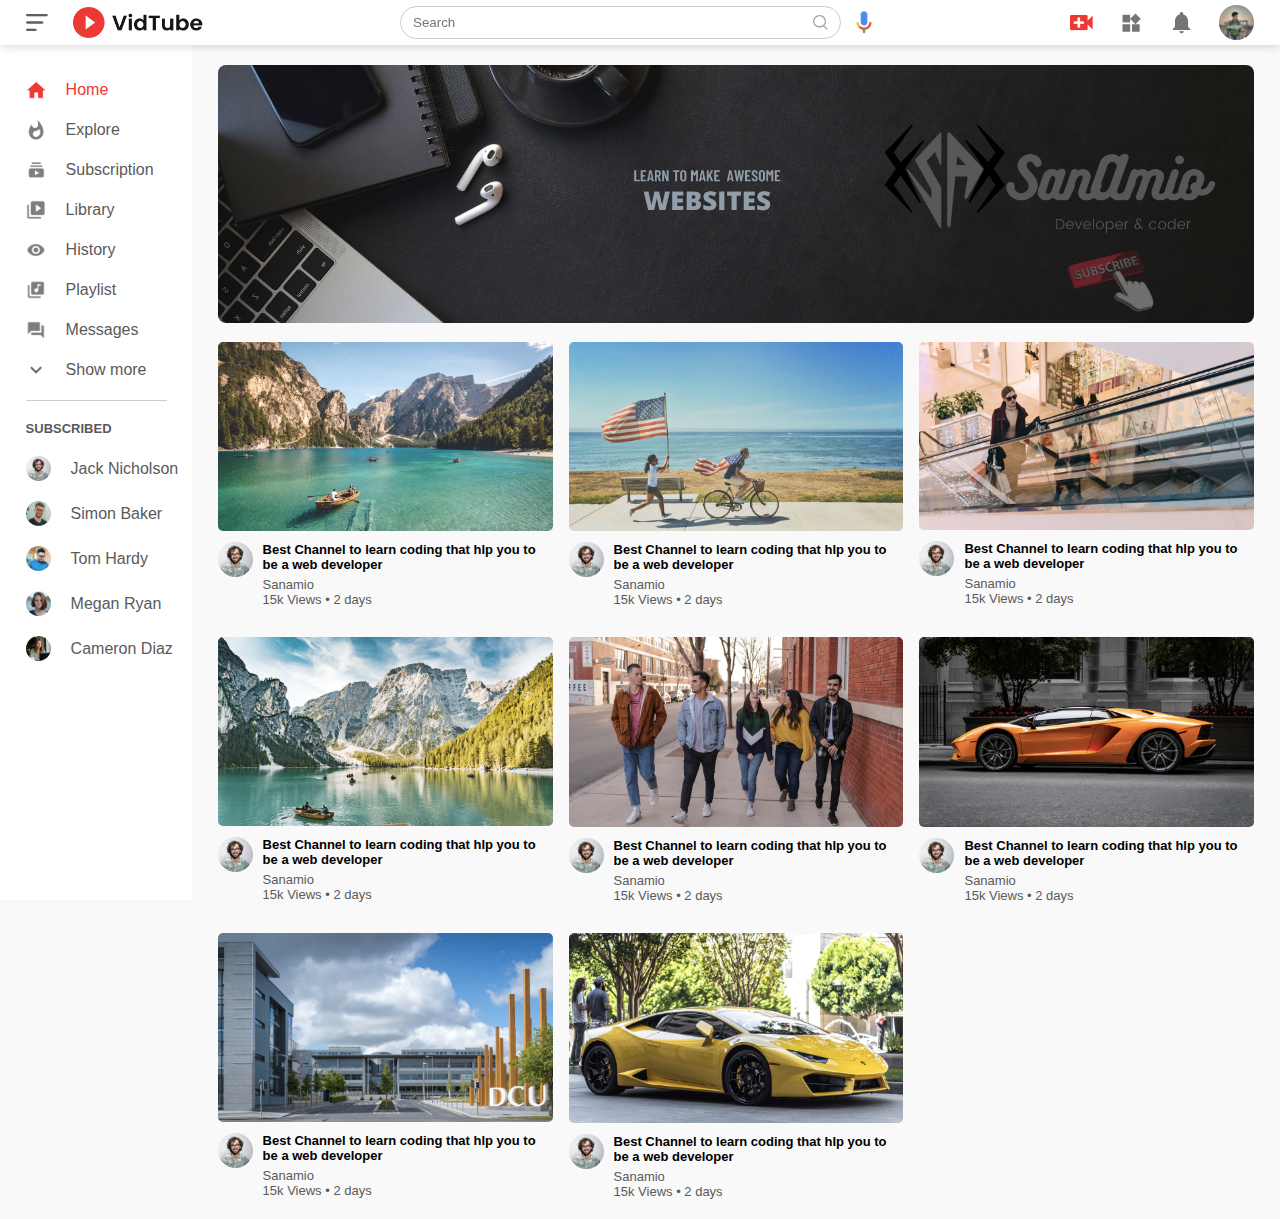
<file: index.html>
<!DOCTYPE html>
<html lang="en">

<head>
    <meta charset="UTF-8">
    <meta http-equiv="X-UA-Compatible" content="IE=edge">
    <meta name="viewport" content="width=device-width, initial-scale=1.0">
    <title>SocialTube </title>
    <link rel="stylesheet" href="style.css">
</head>

<body>

    <nav class="flex-div">
        <div class="nav-left flex-div">
            <img src="./images/menu.png" class="menu-icon">
            <img src="./images/logo.png" class="logo">
        </div>
        <div class="nav-middle flex-div">
            <div class="search-box flex-div">
                <input type="text" placeholder="Search">
                <img src="./images/search.png">
            </div>
            <img src="./images/voice-search.png" class="mic-icon">
        </div>
        <div class="nav-right flex-div">
            <img src="./images/upload.png">
            <img src="./images/more.png">
            <img src="./images/notification.png">
            <img src="./images/aman1.jpg" class="user-icon">
        </div>
    </nav>

    <!-- ---------------- SIDEBAR ---------------- -->
    <div class="sidebar">
        <div class="shortcut-links">
            <a href=""><img src="./images/home.png">
                <p>Home</p>
            </a>
            <a href=""><img src="./images/explore.png">
                <p>Explore</p>
            </a>
            <a href=""><img src="./images/subscriprion.png">
                <p>Subscription</p>
            </a>
            <a href=""><img src="./images/library.png">
                <p>Library</p>
            </a>
            <a href=""><img src="./images/history.png">
                <p>History</p>
            </a>
            <a href=""><img src="./images/playlist.png">
                <p>Playlist</p>
            </a>
            <a href=""><img src="./images/messages.png">
                <p>Messages</p>
            </a>
            <a href=""><img src="./images/show-more.png">
                <p>Show more</p>
            </a>
            <hr>
        </div>


        <div class="subscribe-list">
            <h3>SUBSCRIBED</h3>
            <a href=""><img src="./images/Jack.png">
                <p>Jack Nicholson</p>
            </a>
            <a href=""><img src="./images/simon.png">
                <p>Simon Baker</p>
            </a>
            <a href=""><img src="./images/tom.png">
                <p>Tom Hardy</p>
            </a>
            <a href=""><img src="./images/megan.png">
                <p>Megan Ryan</p>
            </a>
            <a href=""><img src="./images/cameron.png">
                <p>Cameron Diaz</p>
            </a>

        </div>
    </div>


    <!-- -------------- MAIN ---------------- -->

    <div class="container">
        <div class="banner">
            <img src="./images/SanAmio (2).png">
        </div>
        <div class="list-container">
            <div class="vid-list">
                <a href="play-vid.html"><img src="./images/thumbnail1.png" class="thumbnail"></a>
                <div class="flex-div">
                    <img src="./images/Jack.png">
                    <div class="vid-info">
                        <a href="play-vid.html">Best Channel to learn coding that hlp you to be a web developer</a>
                        <p>Sanamio</p>
                        <p>15k Views &bull; 2 days</p>
                    </div>
                </div>
            </div>
            <div class="vid-list">
                <a href="play-vid.html"></a><img src="./images/thumbnail2.png" class="thumbnail"></a>
                <div class="flex-div">
                    <img src="./images/Jack.png">
                    <div class="vid-info">
                        <a href="play-vid.html">Best Channel to learn coding that hlp you to be a web developer</a>
                        <p>Sanamio</p>
                        <p>15k Views &bull; 2 days</p>
                    </div>
                </div>
            </div>
            <div class="vid-list">
                <a href="play-vid.html"></a><img src="./images/thumbnail3.png" class="thumbnail"></a>
                <div class="flex-div">
                    <img src="./images/Jack.png">
                    <div class="vid-info">
                        <a href="play-vid.html">Best Channel to learn coding that hlp you to be a web developer</a>
                        <p>Sanamio</p>
                        <p>15k Views &bull; 2 days</p>
                    </div>
                </div>
            </div>
            <div class="vid-list">
                <a href="play-vid.html"></a><img src="./images/thumbnail4.png" class="thumbnail"></a>
                <div class="flex-div">
                    <img src="./images/Jack.png">
                    <div class="vid-info">
                        <a href="play-vid.html">Best Channel to learn coding that hlp you to be a web developer</a>
                        <p>Sanamio</p>
                        <p>15k Views &bull; 2 days</p>
                    </div>
                </div>
            </div>
            <div class="vid-list">
                <a href="play-vid.html"></a><img src="./images/thumbnail5.png" class="thumbnail"></a>
                <div class="flex-div">
                    <img src="./images/Jack.png">
                    <div class="vid-info">
                        <a href="play-vid.html">Best Channel to learn coding that hlp you to be a web developer</a>
                        <p>Sanamio</p>
                        <p>15k Views &bull; 2 days</p>
                    </div>
                </div>
            </div>
            <div class="vid-list">
                <a href="play-vid.html"></a><img src="./images/thumbnail6.png" class="thumbnail"></a>
                <div class="flex-div">
                    <img src="./images/Jack.png">
                    <div class="vid-info">
                        <a href="play-vid.html">Best Channel to learn coding that hlp you to be a web developer</a>
                        <p>Sanamio</p>
                        <p>15k Views &bull; 2 days</p>
                    </div>
                </div>
            </div>
            <div class="vid-list">
                <a href="play-vid.html"></a><img src="./images/thumbnail7.png" class="thumbnail"></a>
                <div class="flex-div">
                    <img src="./images/Jack.png">
                    <div class="vid-info">
                        <a href="play-vid.html">Best Channel to learn coding that hlp you to be a web developer</a>
                        <p>Sanamio</p>
                        <p>15k Views &bull; 2 days</p>
                    </div>
                </div>
            </div>
            <div class="vid-list">
                <a href="play-vid.html"></a><img src="./images/thumbnail8.png" class="thumbnail"></a>
                <div class="flex-div">
                    <img src="./images/Jack.png">
                    <div class="vid-info">
                        <a href="play-vid.html">Best Channel to learn coding that hlp you to be a web developer</a>
                        <p>Sanamio</p>
                        <p>15k Views &bull; 2 days</p>
                    </div>
                </div>
            </div>
        </div>
    </div>





    <script src="script.js"></script>
</body>

</html>
</file>
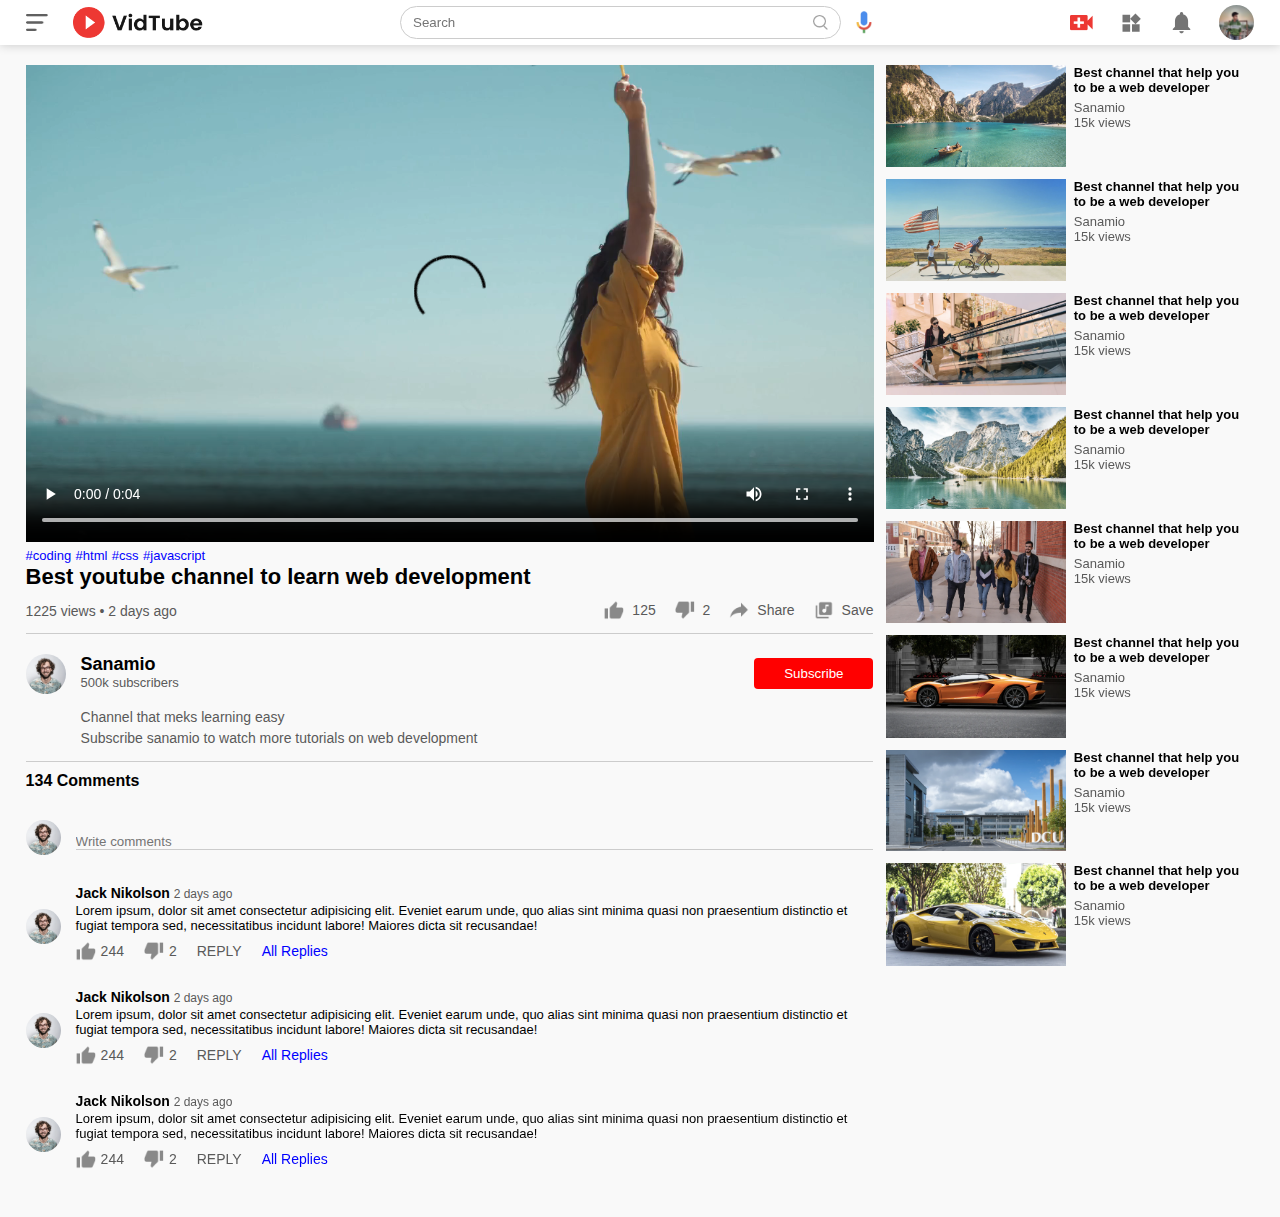
<file: play-vid.html>
<!DOCTYPE html>
<html lang="en">

<head>
    <meta charset="UTF-8">
    <meta http-equiv="X-UA-Compatible" content="IE=edge">
    <meta name="viewport" content="width=device-width, initial-scale=1.0">
    <title>Play Video</title>
    <link rel="stylesheet" href="style.css">
</head>

<body>
    <nav class="flex-div">
        <div class="nav-left flex-div">
            <img src="./images/menu.png" class="menu-icon">
            <img src="./images/logo.png" class="logo">
        </div>
        <div class="nav-middle flex-div">
            <div class="search-box flex-div">
                <input type="text" placeholder="Search">
                <img src="./images/search.png">
            </div>
            <img src="./images/voice-search.png" class="mic-icon">
        </div>
        <div class="nav-right flex-div">
            <img src="./images/upload.png">
            <img src="./images/more.png">
            <img src="./images/notification.png">
            <img src="./images/aman1.jpg" class="user-icon">
        </div>
    </nav>


    <div class="container play-container">
        <div class="row">
            <div class="play-vid">
                <video controls autoplay>
                    <source src="./images/video.mp4" type="video/mp4">
                </video>
                <div class="tags">
                    <a href="">#coding</a> <a href="">#html</a> <a href="">#css</a> <a href="">#javascript</a>
                </div>
                <h3>Best youtube channel to learn web development</h3>
                <div class="play-vid-info">
                    <p>1225 views &bull; 2 days ago</p>

                    <div>
                        <a href=""><img src="./images/like.png">125</a>
                        <a href=""><img src="./images/dislike.png">2</a>
                        <a href=""><img src="./images/share.png">Share</a>
                        <a href=""><img src="./images/save.png">Save</a>

                    </div>
                </div>
                <hr>
                <div class="publisher">
                    <img src="./images/Jack.png">
                    <div>
                        <p>Sanamio</p>
                        <span>500k subscribers</span>
                    </div>
                    <button type="button">Subscribe</button>
                </div>
                <div class="vid-description">
                    <p>Channel that meks learning easy</p>
                    <p>Subscribe sanamio to watch more tutorials on web development</p>
                </div>
                <hr>
                <h4>134 Comments</h4>

                <div class="add-comment">
                    <img src="./images/Jack.png">
                    <input type="text" placeholder="Write comments">
                </div>

                <div class="old-comment">
                    <img src="./images/Jack.png">
                    <div>
                        <h3>Jack Nikolson <span>2 days ago</span></h3>
                        <p>Lorem ipsum, dolor sit amet consectetur adipisicing elit. Eveniet earum unde, quo alias sint minima quasi non praesentium distinctio et fugiat tempora sed, necessitatibus incidunt labore! Maiores dicta sit recusandae!</p>
                        <div class="comment-action">
                            <img src="./images/like.png">
                            <span>244</span>
                            <img src="./images/dislike.png">
                            <span>2</span>
                            <span>REPLY</span>
                            <a href="">All Replies</a>
                        </div>
                    </div>
                </div>
                <div class="old-comment">
                    <img src="./images/Jack.png">
                    <div>
                        <h3>Jack Nikolson <span>2 days ago</span></h3>
                        <p>Lorem ipsum, dolor sit amet consectetur adipisicing elit. Eveniet earum unde, quo alias sint minima quasi non praesentium distinctio et fugiat tempora sed, necessitatibus incidunt labore! Maiores dicta sit recusandae!</p>
                        <div class="comment-action">
                            <img src="./images/like.png">
                            <span>244</span>
                            <img src="./images/dislike.png">
                            <span>2</span>
                            <span>REPLY</span>
                            <a href="">All Replies</a>
                        </div>
                    </div>
                </div>
                <div class="old-comment">
                    <img src="./images/Jack.png">
                    <div>
                        <h3>Jack Nikolson <span>2 days ago</span></h3>
                        <p>Lorem ipsum, dolor sit amet consectetur adipisicing elit. Eveniet earum unde, quo alias sint minima quasi non praesentium distinctio et fugiat tempora sed, necessitatibus incidunt labore! Maiores dicta sit recusandae!</p>
                        <div class="comment-action">
                            <img src="./images/like.png">
                            <span>244</span>
                            <img src="./images/dislike.png">
                            <span>2</span>
                            <span>REPLY</span>
                            <a href="">All Replies</a>
                        </div>
                    </div>
                </div>


            </div>
            <div class="right-sidebar">
                <div class="side-vid-list">
                    <a href="" class="small-thumb"><img src="./images/thumbnail1.png"></a>
                    <div class="vid-info">
                        <a href="">Best channel that help you to be a web developer</a>
                        <p>Sanamio</p>
                        <p>15k views</p>
                    </div>
                </div>
                <div class="side-vid-list">
                    <a href="" class="small-thumb"><img src="./images/thumbnail2.png"></a>
                    <div class="vid-info">
                        <a href="">Best channel that help you to be a web developer</a>
                        <p>Sanamio</p>
                        <p>15k views</p>
                    </div>
                </div>
                <div class="side-vid-list">
                    <a href="" class="small-thumb"><img src="./images/thumbnail3.png"></a>
                    <div class="vid-info">
                        <a href="">Best channel that help you to be a web developer</a>
                        <p>Sanamio</p>
                        <p>15k views</p>
                    </div>
                </div>
                <div class="side-vid-list">
                    <a href="" class="small-thumb"><img src="./images/thumbnail4.png"></a>
                    <div class="vid-info">
                        <a href="">Best channel that help you to be a web developer</a>
                        <p>Sanamio</p>
                        <p>15k views</p>
                    </div>
                </div>
                <div class="side-vid-list">
                    <a href="" class="small-thumb"><img src="./images/thumbnail5.png"></a>
                    <div class="vid-info">
                        <a href="">Best channel that help you to be a web developer</a>
                        <p>Sanamio</p>
                        <p>15k views</p>
                    </div>
                </div>
                <div class="side-vid-list">
                    <a href="" class="small-thumb"><img src="./images/thumbnail6.png"></a>
                    <div class="vid-info">
                        <a href="">Best channel that help you to be a web developer</a>
                        <p>Sanamio</p>
                        <p>15k views</p>
                    </div>
                </div>
                <div class="side-vid-list">
                    <a href="" class="small-thumb"><img src="./images/thumbnail7.png"></a>
                    <div class="vid-info">
                        <a href="">Best channel that help you to be a web developer</a>
                        <p>Sanamio</p>
                        <p>15k views</p>
                    </div>
                </div>
                <div class="side-vid-list">
                    <a href="" class="small-thumb"><img src="./images/thumbnail8.png"></a>
                    <div class="vid-info">
                        <a href="">Best channel that help you to be a web developer</a>
                        <p>Sanamio</p>
                        <p>15k views</p>
                    </div>
                </div>
            </div>
        </div>
    </div>


</body>

</html>
</file>
<file: style.css>
*{
    margin: 0;
    padding: 0;
    font-family: 'poppins',sans-serif;
    box-sizing: border-box;
}
a{
    text-decoration: none;
    color: #5a5a5a;
}
img{
    cursor: pointer;
}
.flex-div{
    display: flex;
    align-items: center;
}
nav{
    padding: 5px 2%;
    justify-content: space-between;
    box-shadow: 0 0 10px rgba(0, 0, 0, 0.2);
    background: #fff;
    position: sticky;
    top: 0;
    z-index: 10;
}
.nav-right img{
    width: 25px;
    margin-right: 25px;
}
.nav-right .user-icon{
    width: 35px;
    border-radius: 50%;
    margin-right: 0;
}
.nav-left .menu-icon{
    width: 22px;
    margin-right: 25px;
}
.nav-left .logo{
    width: 130px;
}
.nav-middle .mic-icon{
   width: 16px;
}
.nav-middle .search-box{
    border: 1px solid #ccc;
    margin-right: 15px;
    padding: 8px 12px;
    border-radius: 25px;
}
.nav-middle .search-box input{
    width: 400px;
    border: 0;
    outline: 0;
    background: transparent;
}
.nav-middle .search-box img{
    width: 15px;
}


/* --------------SIDEBAR------------- */
.sidebar{
    background: #fff;
    width: 15%;
    height: 100vh;
    position:fixed;
    top: 0;
    padding-left: 2%;
    padding-top: 80px;
}
.shortcut-links a img{
    width: 20px;
    margin-right: 20px;
}
.shortcut-links a{
    display: flex;
    align-items: center;
    margin-bottom: 20px;
    width: fit-content;
    flex-wrap: wrap;
}
.shortcut-links a:first-child{
    color: #ed3833;
}
.sidebar hr{
    border: 0;
    height: 1px;
    background: #ccc;
    width: 85%;
}
.subscribe-list h3{
    font-size: 13px;
    margin: 20px 0;
    color: #5a5a5a;
}
.subscribe-list a{
    display: flex;
    align-items: center;
    margin-bottom: 20px;
    width: fit-content;
    flex: wrap;
}
.subscribe-list a img{
    width: 25px;
    border-radius: 50%;
    margin-right: 20px;
}
.small-sidebar{
    width: 5%;
}
.small-sidebar a p{
    display: none;
}
.small-sidebar h3{
    display: none;
}
.small-sidebar hr{
    width: 50%;
    margin-bottom: 25px;
}

/* --------------- MAIN --------------- */

.container{
    background: #f9f9f9;
    padding-left: 17%;
    padding-right: 2%;
    padding-top: 20px;
    padding-bottom: 20px;
}
.large-container{
    padding-left: 7%;
}

.banner{
    width: 100%;
}
.banner img{
    width: 100%;
    border-radius: 8px;
}

.list-container{
    display: grid;
    grid-template-columns: repeat(auto-fit,minmax(250px,1fr));
    column-gap: 16px;
    row-gap: 30px;
    margin-top: 15px;
}
.vid-list .thumbnail{
     width: 100%;
     border-radius: 5px;
}
.vid-list .flex-div{
    align-items: flex-start;
    margin-top: 7px;
}
.vid-list .flex-div img{
    width: 35px;
    margin-right: 10px;
    border-radius: 50%;
}
.vid-info{
    color: #5a5a5a;
    font-size: 13px;
}
.vid-info a{
    color: #000;
    font-weight: 600;
    display: block;
    margin-bottom: 5px;
}

@media (max-width: 900px){
    .menu-icon{
        display: none;
    }
    .sidebar{
        display: none;
    }
    .container, .large-container{
        padding-left: 5%;
        padding-right: 5%;
    }
    .nav-right img{
        display: none;
    }
    .nav-right .user-icon{
        display: block;
        width: 30px;
    }
    .nav-middle .search-box input{
        width: 100px;
    }
    .nav-middle .mic-icon{
        display: none;
    }
    .nav-left .logo{
        width: 90px;
    }
}


/* ----------- PLAY - VID ------------- */
.play-container{
    padding-left: 2%;
}
.row{
    display: flex;
    justify-content: space-between;
    flex-wrap: wrap;
}
.play-vid{
    flex-basis: 69%;
}
.right-sidebar{
    flex-basis: 30%;
}
.play-vid video{
    width: 100%;
}
.side-vid-list{
    display: flex;
    justify-content: space-between;
    margin-bottom: 8px;
}
.side-vid-list img{
    width: 100%;
}
.side-vid-list .small-thumb{
    flex-basis: 49%;
}
.side-vid-list .vid-info{
    flex-basis: 49%;
}
.play-vid .tags a{
    color: #0000ff;
    font-size: 13px;
}
.play-vid h3{
    font-weight: 600;
    font-size: 22px;
}
 .play-vid  .play-vid-info{
    display: flex;
    align-items: center;
    justify-content: space-between;
    flex-wrap: wrap;
    margin-top: 10px;
    font-size: 14px;
    color: #5a5a5a;
}
.play-vid .play-vid-info a img{
    width: 20px;
    margin-right: 8px;
}
.play-vid .play-vid-info a{
    display: inline-flex;
    align-items: center;
    margin-left: 15px;
}
.play-vid hr{
    border: 0;
    height: 1px;
    background: #ccc;
    margin: 10px 0;
}
.publisher{
    display: flex;
    align-items: center;
    margin-top: 20px;
}
.publisher div{
    flex: 1;
    line-height: 18px;
}
.publisher img{
    width: 40px;
    border-radius: 50%;
    margin-right: 15px;
}
.publisher div p{
    color: #000;
    font-weight: 600;
    font-size: 18px;
}
.publisher div span{
    font-size: 13px;
    color: #5a5a5a;
}
.publisher button{
    background: red;
    color: white;
    padding: 8px 30px;
    border: 0;
    outline: 0;
    border-radius: 4px;
    cursor: pointer;
}
.vid-description{
    padding-left: 55px;
    margin: 15px 0;
}
.vid-description p{
    font-size: 14px;
    margin-bottom: 5px;
    color: #5a5a5a;
}
.vid-description h4{
    font-size: 14px;
    color: #5a5a5a;
    margin-top: 15px;
}
.add-comment{
    display: flex;
    align-items: center;
    margin: 30px 0;
}
.add-comment img{
    width: 35px;
    border-radius: 50%;
    margin-right: 15px;
}
.add-comment input{
    border: 0;
    outline: 0;
    border-bottom: 1px solid #ccc;
    width: 100%;
    padding-top: 10px;
    background: transparent;
}
.old-comment{
    display: flex;
    align-items: center;
    margin: 20px 0;
}
.old-comment img{
    width: 35px;
    border-radius: 50%;
    margin-right: 15px;
    
}
.old-comment h3{
    font-size: 14px;
    margin-bottom: 2px;
}
.old-comment h3 span{
    font-size: 12px;
    color: #5a5a5a;
    font-weight: 500;

}
.old-comment .comment-action{
    display: flex;
    align-items: center;
    margin: 8px 0;
    font-size: 14px;
}
.old-comment .comment-action img{
    border-radius: 0;
    width: 20px;
    margin-right: 5px;
}
.old-comment .comment-action span{
    margin-right: 20px;
    color:#5a5a5a;
}
.old-comment .comment-action a{
    color: #0000ff;
}
.old-comment  p{
    font-size: 13px;
}

@media (max-width: 900px){
    .play-vid{
        flex-basis: 100%;
    }
    .right-sidebar{
        flex-basis: 100%;
    }
    .play-container{
        padding-left: 5%;
    }
    .vid-description{
        padding-left: 0;
    }
    .play-vid .play-vid-info a{
        margin-left: 0;
        margin-right: 15px;
        margin-top: 15px;
    }
}
</file>
